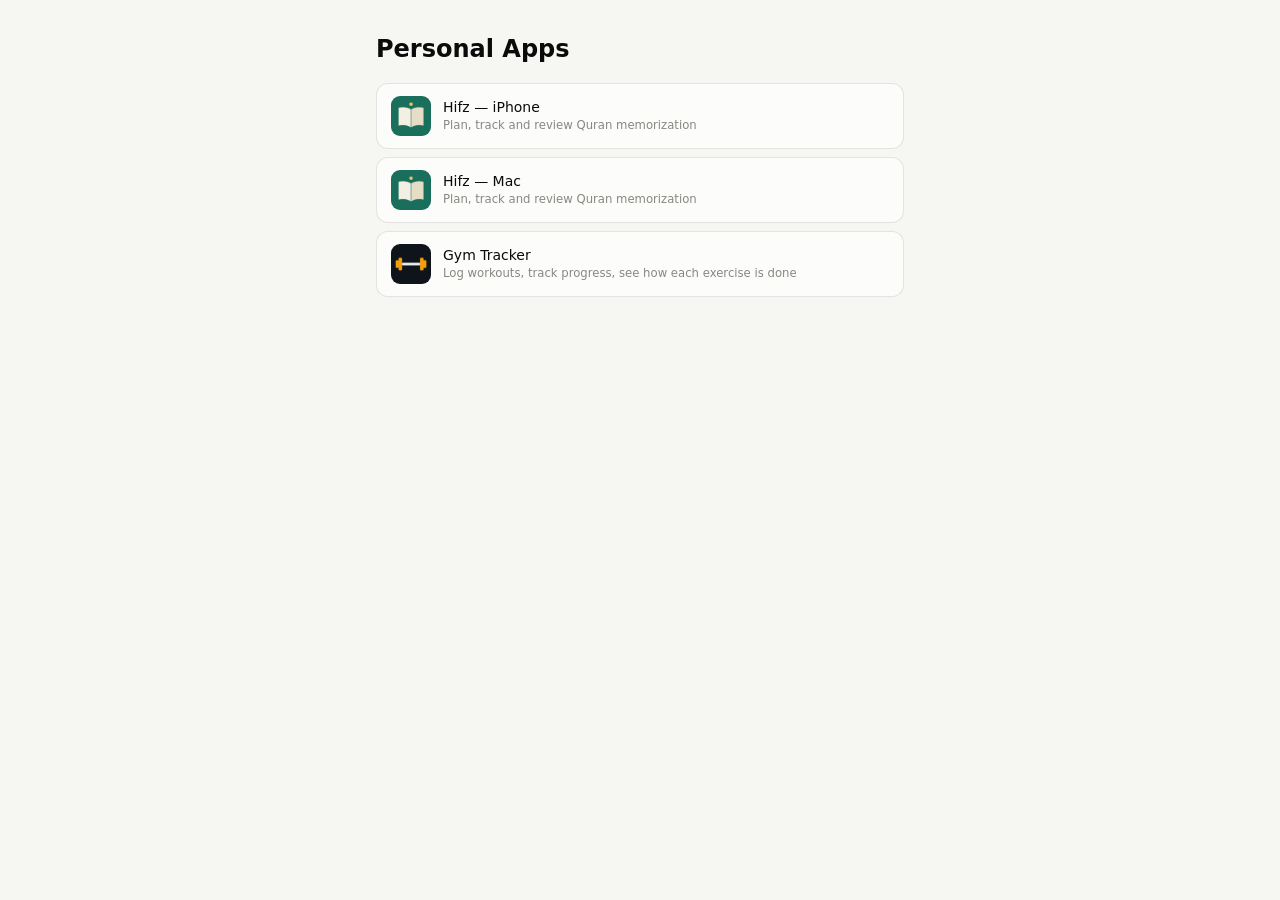
<file: index.html>
<!doctype html>
<html lang="en">
<head>
  <meta charset="utf-8">
  <meta name="viewport" content="width=device-width, initial-scale=1, viewport-fit=cover">
  <title>Personal Apps</title>
  <link rel="stylesheet" href="shared/base.css">
  <style>
    main { max-width: 560px; margin: 0 auto; padding: 32px 16px; }
    h1 { font-size: 24px; margin: 0 0 16px; }
    ul { list-style: none; padding: 0; margin: 0; display: grid; gap: 8px; }
    a { display: flex; gap: 12px; align-items: center; padding: 12px 14px; border-radius: 12px; background: var(--surface); border: 1px solid var(--border); color: inherit; text-decoration: none; }
    a:hover { background: var(--surface-2); }
    img { width: 40px; height: 40px; border-radius: 9px; }
    small { display: block; color: var(--muted); }
  </style>
</head>
<body>
  <main>
    <h1>Personal Apps</h1>
    <ul>
      <li><a href="apps/hifz-iphone/"><img src="apps/hifz-iphone/icons/icon-192.png" alt=""><span>Hifz — iPhone<small>Plan, track and review Quran memorization</small></span></a></li>
      <li><a href="apps/hifz-mac/"><img src="apps/hifz-mac/icons/icon-192.png" alt=""><span>Hifz — Mac<small>Plan, track and review Quran memorization</small></span></a></li>
      <li><a href="apps/gym-tracker/"><img src="apps/gym-tracker/icons/icon-192.png" alt=""><span>Gym Tracker<small>Log workouts, track progress, see how each exercise is done</small></span></a></li>
    </ul>
  </main>
</body>
</html>
</file>
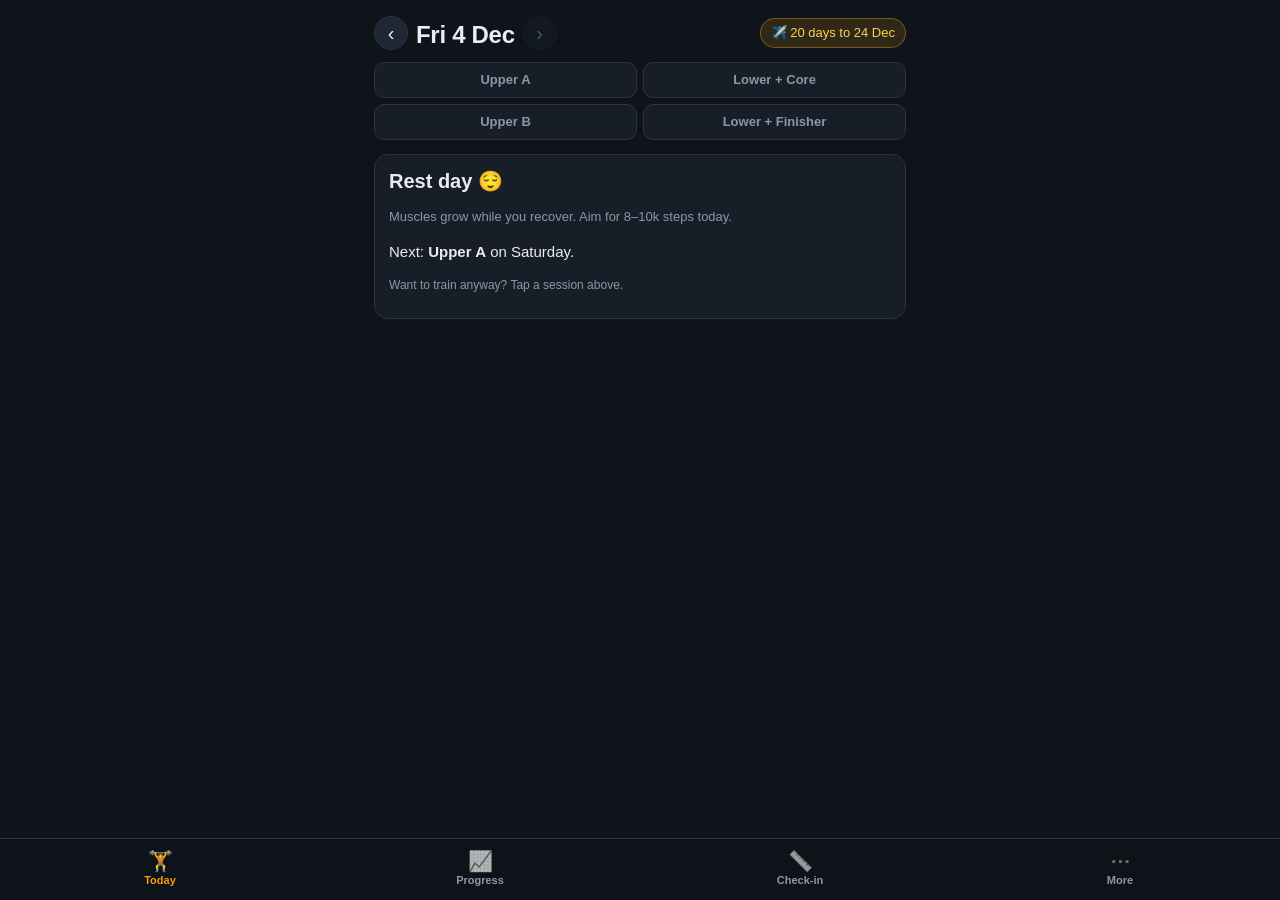
<file: apps/gym-tracker/index.html>
<!DOCTYPE html>
<html lang="en">
<head>
  <meta charset="utf-8">
  <meta http-equiv="Content-Security-Policy" content="default-src 'self'; script-src 'self'; style-src 'self' 'unsafe-inline'; img-src 'self' data: blob:; connect-src 'self'; worker-src 'self'; manifest-src 'self'; object-src 'none'; base-uri 'self'; form-action 'none'">
  <meta name="viewport" content="width=device-width, initial-scale=1, viewport-fit=cover">
  <title>Gym Tracker</title>
  <meta name="theme-color" content="#0f141b">
  <meta name="apple-mobile-web-app-capable" content="yes">
  <meta name="mobile-web-app-capable" content="yes">
  <meta name="apple-mobile-web-app-status-bar-style" content="black-translucent">
  <meta name="apple-mobile-web-app-title" content="Gym">
  <link rel="manifest" href="manifest.json">
  <link rel="apple-touch-icon" href="icons/icon-180.png">
  <link rel="icon" type="image/png" href="icons/icon-192.png">
  <link rel="stylesheet" href="../../shared/base.css">
  <link rel="stylesheet" href="styles.css">
  <link rel="stylesheet" href="anim.css">
</head>
<body>
  <main id="main" aria-live="polite"></main>

  <div id="rest" class="rest hidden" role="status">
    <div class="rest-label">Rest</div>
    <div class="rest-time" id="restTime">1:30</div>
    <button class="btn small ghost" data-action="rest-add">+15s</button>
    <button class="btn small" data-action="rest-skip">Skip</button>
  </div>

  <nav class="tabs" id="tabs">
    <button data-tab="today" class="active"><span class="ti">🏋️</span>Today</button>
    <button data-tab="progress"><span class="ti">📈</span>Progress</button>
    <button data-tab="checkin"><span class="ti">📏</span>Check-in</button>
    <button data-tab="more"><span class="ti">⋯</span>More</button>
  </nav>

  <div id="sheet" class="sheet hidden" aria-modal="true" role="dialog">
    <div class="sheet-backdrop" data-action="sheet-close"></div>
    <div class="sheet-card">
      <div class="sheet-head">
        <div>
          <div class="sheet-title" id="sheetTitle"></div>
          <div class="muted" id="sheetSub"></div>
        </div>
        <button class="icon-btn" data-action="sheet-close" aria-label="Close">✕</button>
      </div>
      <div class="anim-box"><svg class="anim" id="sheetAnim" viewBox="0 0 240 170"></svg></div>
      <ul class="tips" id="sheetTips"></ul>
    </div>
  </div>

  <div id="toast" class="toast hidden"></div>

  <script src="plan.js"></script>
  <script src="anim.js"></script>
  <script type="module" src="app.js"></script>
</body>
</html>
</file>
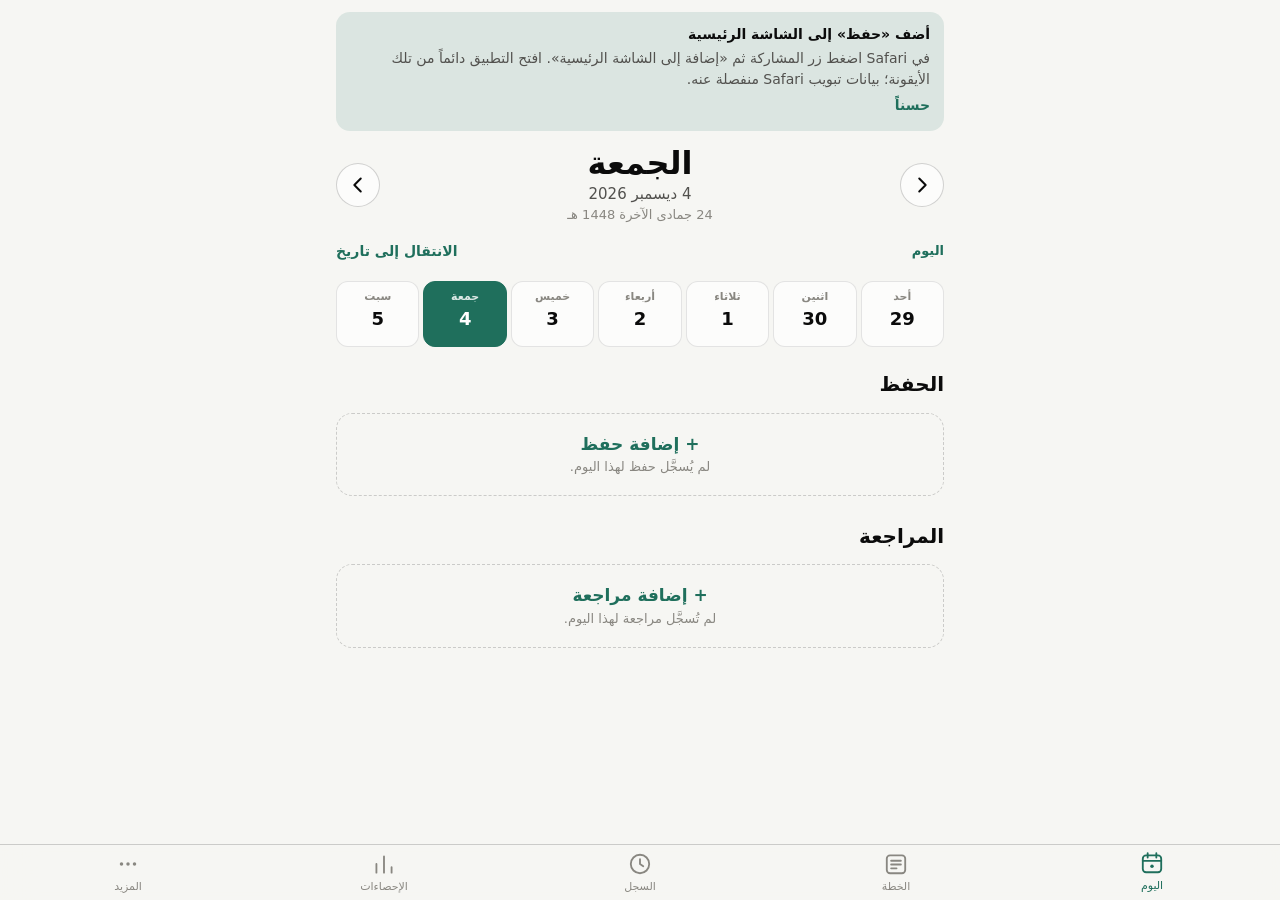
<file: apps/hifz-iphone/index.html>
<!doctype html>
<html lang="ar" dir="rtl">
<head>
  <meta charset="utf-8">
  <meta name="viewport" content="width=device-width, initial-scale=1, viewport-fit=cover">
  <title>حفظ</title>
  <meta name="description" content="Plan, track and review Quran memorization.">
  <meta name="theme-color" content="#f6f6f3" media="(prefers-color-scheme: light)">
  <meta name="theme-color" content="#111111" media="(prefers-color-scheme: dark)">
  <meta name="apple-mobile-web-app-capable" content="yes">
  <meta name="mobile-web-app-capable" content="yes">
  <meta name="apple-mobile-web-app-status-bar-style" content="black-translucent">
  <meta name="apple-mobile-web-app-title" content="حفظ">
  <meta name="format-detection" content="telephone=no">
  <link rel="manifest" href="manifest.json">
  <link rel="icon" href="icons/icon-192.png">
  <link rel="apple-touch-icon" href="icons/icon-180.png">
  <link rel="stylesheet" href="../../shared/base.css">
  <link rel="stylesheet" href="styles.css">
</head>
<body>
  <div class="status-backdrop" aria-hidden="true"></div>
  <main id="view"></main>
  <nav class="tabbar" id="tabbar">
    <a href="#day" data-view="day">
      <svg viewBox="0 0 24 24" aria-hidden="true"><rect x="3.5" y="5" width="17" height="15.5" rx="3"/><path d="M3.5 10h17M8 3v4M16 3v4"/><circle cx="12" cy="15" r="1.6" class="fill"/></svg>
      <span data-i18n="nav.day"></span><b class="tab-badge" id="badge-today"></b>
    </a>
    <a href="#plan" data-view="plan">
      <svg viewBox="0 0 24 24" aria-hidden="true"><rect x="3.5" y="4" width="17" height="16.5" rx="3"/><path d="M7.5 9h9M7.5 12.5h9M7.5 16h5"/></svg>
      <span data-i18n="nav.plan"></span>
    </a>
    <a href="#history" data-view="history">
      <svg viewBox="0 0 24 24" aria-hidden="true"><circle cx="12" cy="12" r="8.5"/><path d="M12 7.5V12l3 2"/></svg>
      <span data-i18n="nav.history"></span>
    </a>
    <a href="#insights" data-view="insights">
      <svg viewBox="0 0 24 24" aria-hidden="true"><path d="M5 20V12M12 20V5M19 20v-5"/></svg>
      <span data-i18n="nav.insights"></span>
    </a>
    <a href="#more" data-view="more">
      <svg viewBox="0 0 24 24" aria-hidden="true"><circle cx="6" cy="12" r="1.6" class="fill"/><circle cx="12" cy="12" r="1.6" class="fill"/><circle cx="18" cy="12" r="1.6" class="fill"/></svg>
      <span data-i18n="nav.more"></span>
    </a>
  </nav>
  <dialog id="sheet"></dialog>
  <div id="tip" role="tooltip" hidden></div>
  <div id="toast" role="status" aria-live="polite"></div>
  <script type="module" src="app.js"></script>
</body>
</html>
</file>
<file: shared/base.css>
/* Shared base styles for personal apps. Apps add their own styles.css on top. */
:root {
  color-scheme: light dark;
  --bg: #f6f6f3;
  --surface: #fcfcfb;
  --surface-2: #f0efeb;
  --border: rgba(11, 11, 11, 0.1);
  --border-strong: rgba(11, 11, 11, 0.18);
  --text: #0b0b0b;
  --text-2: #52514e;
  --muted: #898781;
  --accent: #1f6f5c;
  --accent-ink: #ffffff;
  --accent-soft: rgba(31, 111, 92, 0.12);
  --danger: #c23434;
  --shadow: 0 1px 2px rgba(0, 0, 0, 0.06), 0 4px 16px rgba(0, 0, 0, 0.06);
  --radius: 10px;
  --font: -apple-system, BlinkMacSystemFont, "SF Pro Text", system-ui, "Segoe UI", sans-serif;
  --font-ar: "Geeza Pro", "SF Arabic", "Noto Naskh Arabic", "Arabic UI Text", serif;
}

@media (prefers-color-scheme: dark) {
  :root {
    --bg: #111111;
    --surface: #1a1a19;
    --surface-2: #242423;
    --border: rgba(255, 255, 255, 0.1);
    --border-strong: rgba(255, 255, 255, 0.18);
    --text: #f0efec;
    --text-2: #c3c2b7;
    --muted: #8f8d86;
    --accent: #3fae8f;
    --accent-ink: #0b1a15;
    --accent-soft: rgba(63, 174, 143, 0.16);
    --danger: #e66767;
    --shadow: 0 1px 2px rgba(0, 0, 0, 0.4), 0 4px 16px rgba(0, 0, 0, 0.3);
  }
}

*, *::before, *::after { box-sizing: border-box; }

html, body { margin: 0; }

body {
  background: var(--bg);
  color: var(--text);
  font: 14px/1.45 var(--font);
  -webkit-font-smoothing: antialiased;
  padding: env(safe-area-inset-top) env(safe-area-inset-right) env(safe-area-inset-bottom) env(safe-area-inset-left);
}

button, input, select, textarea { font: inherit; color: inherit; }

button {
  cursor: pointer;
  border: 1px solid var(--border-strong);
  background: var(--surface);
  border-radius: 8px;
  padding: 6px 12px;
}
button:disabled { opacity: 0.45; cursor: default; }
button.primary { background: var(--accent); border-color: transparent; color: var(--accent-ink); font-weight: 600; }
button.ghost { background: transparent; border-color: transparent; }
button.danger { color: var(--danger); }
/* Hover only where there is a real pointer; on iPhone it would stick after a tap. */
@media (hover: hover) {
  button:hover { background: var(--surface-2); }
  button.primary:hover { filter: brightness(1.06); }
  button.ghost:hover { background: var(--surface-2); }
}

input, select, textarea {
  background: var(--surface);
  border: 1px solid var(--border-strong);
  border-radius: 8px;
  padding: 6px 8px;
}
input:focus-visible, select:focus-visible, textarea:focus-visible, button:focus-visible {
  outline: 2px solid var(--accent);
  outline-offset: 1px;
}

.ar { font-family: var(--font-ar); direction: rtl; unicode-bidi: isolate; }
.muted { color: var(--muted); }
.num { font-variant-numeric: tabular-nums; }
.hidden { display: none !important; }
</file>
<file: apps/gym-tracker/styles.css>
:root {
  color-scheme: dark;
  --bg: #0f141b;
  --card: #171e28;
  --card2: #1e2733;
  --line: #2a3442;
  --text: #e8edf3;
  --muted: #8b97a8;
  --accent: #f59e0b;
  --accent-ink: #1a1203;
  --good: #34d399;
  --bad: #f87171;
  --radius: 14px;
  --tabs-h: 62px;
  --safe-b: env(safe-area-inset-bottom, 0px);
  --safe-t: env(safe-area-inset-top, 0px);
}
* { box-sizing: border-box; -webkit-tap-highlight-color: transparent; }
html, body { margin: 0; background: var(--bg); color: var(--text); }
body {
  font: 15px/1.4 -apple-system, BlinkMacSystemFont, "SF Pro Text", "Segoe UI", Roboto, sans-serif;
  padding-top: var(--safe-t);
}
main { max-width: 560px; margin: 0 auto; padding: 12px 14px calc(var(--tabs-h) + var(--safe-b) + 90px); }
h1 { font-size: 24px; margin: 6px 0 2px; letter-spacing: -.3px; }
h2 { font-size: 17px; margin: 22px 0 8px; }
.muted { color: var(--muted); font-size: 13px; }
.small { font-size: 12px; }
.hidden { display: none !important; }
.row { display: flex; align-items: center; gap: 8px; }
.between { justify-content: space-between; }
.wrap { flex-wrap: wrap; }

.card { background: var(--card); border: 1px solid var(--line); border-radius: var(--radius); padding: 12px 14px; margin: 10px 0; }
.card.done { border-color: #23533f; }

.chip { display: inline-flex; align-items: center; gap: 6px; padding: 5px 10px; border-radius: 999px; background: var(--card2); border: 1px solid var(--line); color: var(--text); font-size: 13px; }
.chip.accent { background: rgba(245,158,11,.14); border-color: rgba(245,158,11,.4); color: #fcd34d; }
.chip.good { background: rgba(52,211,153,.12); border-color: rgba(52,211,153,.4); color: #6ee7b7; }

.pills { display: grid; grid-template-columns: 1fr 1fr; gap: 6px; padding: 8px 0 4px; }
.pill { padding: 8px 12px; border-radius: 10px; background: var(--card); border: 1px solid var(--line); color: var(--muted); font-size: 13px; font-weight: 600; }
.pill.active { background: var(--accent); border-color: var(--accent); color: var(--accent-ink); }
.pill .dot { display: inline-block; width: 6px; height: 6px; border-radius: 50%; background: var(--good); margin-left: 6px; vertical-align: middle; }

button { font: inherit; cursor: pointer; }
.btn { background: var(--accent); color: var(--accent-ink); border: 0; border-radius: 11px; padding: 11px 16px; font-weight: 700; }
.btn.ghost { background: transparent; color: var(--text); border: 1px solid var(--line); }
.btn.danger { background: transparent; color: var(--bad); border: 1px solid #5b2a2a; }
.btn.small { padding: 7px 11px; font-size: 13px; border-radius: 9px; }
.btn.block { display: block; width: 100%; }
.btn:disabled { opacity: .45; }
.icon-btn { background: var(--card2); color: var(--text); border: 1px solid var(--line); width: 34px; height: 34px; border-radius: 50%; }

/* Exercise card */
.ex-head { display: flex; justify-content: space-between; align-items: flex-start; gap: 8px; }
.ex-name { font-size: 16px; font-weight: 700; color: var(--text); background: none; border: 0; padding: 0; text-align: left; }
.ex-name .info { display: inline-flex; width: 18px; height: 18px; border-radius: 50%; border: 1px solid var(--muted); color: var(--muted); font-size: 11px; align-items: center; justify-content: center; margin-left: 6px; vertical-align: 2px; }
.ex-meta { color: var(--muted); font-size: 13px; margin-top: 2px; }
.ex-last { font-size: 12.5px; color: var(--muted); margin-top: 6px; }
.ex-last b { color: var(--text); font-weight: 600; }
.badge-up { flex: 0 0 auto; background: var(--accent); color: var(--accent-ink); font-weight: 800; font-size: 12px; padding: 4px 8px; border-radius: 8px; white-space: nowrap; }
.group-head { margin: 18px 2px -2px; color: #fcd34d; font-size: 13px; font-weight: 700; }

.sets { width: 100%; border-collapse: separate; border-spacing: 0 6px; margin-top: 6px; }
.sets th { color: var(--muted); font-size: 11px; font-weight: 600; text-align: center; text-transform: uppercase; letter-spacing: .5px; }
.sets td { text-align: center; }
.sets td.n { color: var(--muted); width: 34px; font-weight: 700; }
.sets input { width: 100%; max-width: 92px; background: var(--card2); border: 1px solid var(--line); color: var(--text); border-radius: 9px; padding: 9px 6px; font-size: 16px; text-align: center; }
.sets input:focus { outline: 2px solid rgba(245,158,11,.6); border-color: transparent; }
.sets tr.isdone input { background: rgba(52,211,153,.10); border-color: rgba(52,211,153,.35); }
.check { width: 44px; height: 40px; border-radius: 10px; border: 1px solid var(--line); background: var(--card2); color: var(--muted); font-size: 18px; font-weight: 800; }
.isdone .check, .check.on { background: var(--good); border-color: var(--good); color: #062a1d; }

.cardio-row { display: flex; align-items: center; gap: 10px; margin-top: 8px; }
.cardio-row input { width: 90px; background: var(--card2); border: 1px solid var(--line); color: var(--text); border-radius: 9px; padding: 9px 6px; font-size: 16px; text-align: center; }

/* Forms */
label.field { display: block; margin: 10px 0; }
label.field span { display: block; color: var(--muted); font-size: 13px; margin-bottom: 4px; }
label.field input, select { width: 100%; background: var(--card2); border: 1px solid var(--line); color: var(--text); border-radius: 10px; padding: 11px 12px; font-size: 16px; }
.switch { display: flex; align-items: center; justify-content: space-between; padding: 8px 0; }
.switch input { width: 22px; height: 22px; accent-color: var(--accent); }

/* Countdown / stats */
.big { font-size: 44px; font-weight: 800; letter-spacing: -1px; line-height: 1; }
.stat-grid { display: grid; grid-template-columns: 1fr 1fr; gap: 10px; }
.stat { background: var(--card); border: 1px solid var(--line); border-radius: var(--radius); padding: 12px; }
.stat .v { font-size: 24px; font-weight: 800; }
.bar { height: 8px; border-radius: 6px; background: var(--card2); overflow: hidden; margin-top: 8px; }
.bar > i { display: block; height: 100%; background: var(--good); border-radius: 6px; }
.spark { width: 110px; height: 34px; flex: 0 0 auto; }
.chart { width: 100%; height: 150px; display: block; }
.delta-up { color: var(--good); font-weight: 700; }
.delta-down { color: var(--good); font-weight: 700; }
.list-row { display: flex; justify-content: space-between; align-items: center; gap: 10px; padding: 10px 0; border-top: 1px solid var(--line); }
.list-row:first-child { border-top: 0; }
details.hist summary { list-style: none; cursor: pointer; }
details.hist summary::-webkit-details-marker { display: none; }
details.hist pre { white-space: pre-wrap; font: 12.5px/1.5 ui-monospace, Menlo, monospace; color: var(--muted); margin: 8px 0; }

.banner { background: rgba(245,158,11,.12); border: 1px solid rgba(245,158,11,.4); border-radius: var(--radius); padding: 12px 14px; margin: 10px 0; }
.banner.good { background: rgba(52,211,153,.10); border-color: rgba(52,211,153,.4); }

/* Rest timer */
.rest { position: fixed; left: 50%; transform: translateX(-50%); bottom: calc(var(--tabs-h) + var(--safe-b) + 10px); width: min(532px, calc(100% - 28px));
  background: #232d3a; border: 1px solid var(--line); border-radius: 16px; padding: 10px 12px; display: flex; align-items: center; gap: 10px; box-shadow: 0 10px 30px rgba(0,0,0,.45); z-index: 20; }
.rest-label { color: var(--muted); font-size: 13px; font-weight: 600; }
.rest-time { font-size: 26px; font-weight: 800; font-variant-numeric: tabular-nums; flex: 1; }
.rest.go { background: var(--good); color: #062a1d; }
.rest.go .rest-label { color: #062a1d; }

/* Tabs */
.tabs { position: fixed; bottom: 0; left: 0; right: 0; height: calc(var(--tabs-h) + var(--safe-b)); padding-bottom: var(--safe-b); background: rgba(15,20,27,.94); backdrop-filter: blur(12px); -webkit-backdrop-filter: blur(12px); border-top: 1px solid var(--line); display: flex; z-index: 30; }
.tabs button { flex: 1; background: none; border: 0; color: var(--muted); font-size: 11px; font-weight: 600; display: flex; flex-direction: column; align-items: center; justify-content: center; gap: 2px; }
.tabs button .ti { font-size: 20px; line-height: 1; filter: grayscale(1); opacity: .7; }
.tabs button.active { color: var(--accent); }
.tabs button.active .ti { filter: none; opacity: 1; }

/* Sheet */
.sheet { position: fixed; inset: 0; z-index: 50; }
.sheet-backdrop { position: absolute; inset: 0; background: rgba(0,0,0,.55); }
.sheet-card { position: absolute; left: 0; right: 0; bottom: 0; max-width: 560px; margin: 0 auto; background: var(--card); border-radius: 20px 20px 0 0; border: 1px solid var(--line); padding: 16px 16px calc(20px + var(--safe-b)); max-height: 92vh; overflow-y: auto; animation: up .22s ease-out; }
@keyframes up { from { transform: translateY(40px); opacity: 0; } to { transform: none; opacity: 1; } }
.sheet-head { display: flex; justify-content: space-between; align-items: flex-start; gap: 10px; }
.sheet-title { font-size: 19px; font-weight: 800; }
.anim-box { background: #121821; border: 1px solid var(--line); border-radius: 14px; margin: 12px 0; padding: 4px; }
.tips { margin: 0; padding-left: 20px; }
.tips li { margin: 6px 0; }

.toast { position: fixed; left: 50%; transform: translateX(-50%); top: calc(var(--safe-t) + 12px); background: #232d3a; border: 1px solid var(--line); padding: 10px 14px; border-radius: 12px; z-index: 60; box-shadow: 0 8px 24px rgba(0,0,0,.4); max-width: 90%; text-align: center; }

/* Day navigation on the Today tab */
.day-nav { display: flex; align-items: center; gap: 8px; }
.day-nav h1 { margin: 6px 0 2px; min-width: 0; }
.day-nav .icon-btn { font-size: 20px; line-height: 1; padding: 0; flex: 0 0 auto; }
.day-nav .icon-btn:disabled { opacity: .3; }
</file>
<file: apps/gym-tracker/anim.css>
/* Exercise animation styles */
.anim { width: 100%; height: auto; display: block; }
.anim polyline, .anim line { fill: none; stroke-linecap: round; stroke-linejoin: round; }
.a-ground { stroke: #2b3442; stroke-width: 2; }
.a-frame { stroke: #475163; stroke-width: 4; }
.a-pad { stroke: #5d6a7e; stroke-width: 9; }
.a-padfill { fill: #3a4454; }
.a-move { stroke: #f59e0b; stroke-width: 4; }
.a-movepad { stroke: #f59e0b; stroke-width: 9; opacity: .85; }
.a-cable { stroke: #9aa6b8; stroke-width: 1.4; }
.a-pulley { fill: #9aa6b8; }
.a-plate { fill: #2f3846; stroke: #1b212b; stroke-width: .6; }
.a-plate-on { fill: #f59e0b; stroke: #b45309; stroke-width: .6; }
.a-body { stroke: #eef1f5; stroke-width: 7; }
.a-torso { stroke-width: 12; }
.a-torsofill { fill: #eef1f5; }
.a-far { stroke: #8792a5; stroke-width: 6; }
.a-head { fill: #eef1f5; }
.a-grip { stroke: #f59e0b; stroke-width: 5; }
.a-bar { stroke: #cbd5e1; stroke-width: 4; }
.a-rope { stroke: #f59e0b; stroke-width: 3; }
.a-db { fill: #475569; stroke: #1e293b; stroke-width: 1; }
.a-db-in { fill: #94a3b8; }
.a-dbbar { stroke: #94a3b8; stroke-width: 3; }
.a-roller { fill: #f59e0b; }
.a-step { fill: #3a4454; }
.a-mat { fill: #1f6f63; }
.a-guide { stroke: #34d399; stroke-width: 1.5; stroke-dasharray: 4 4; }
.a-belt { stroke: #3a4454; stroke-width: 7; }
.a-wheel { fill: none; stroke: #475163; stroke-width: 4; }
.a-crank { stroke: #f59e0b; stroke-width: 3; }
</file>
<file: apps/hifz-iphone/styles.css>
/* Hifz — iPhone layout. Mobile-first, one-handed, safe-area aware. */
:root {
  --r4: #256abf;
  --r3: #86b6ef;
  --r2: #f0a07a;
  --r1: #d03b3b;
  --r-none: #e6e5e0;
  --hm0: #ebeae5;
  --hm1: #b7d3f6;
  --hm2: #6da7ec;
  --hm3: #2a78d6;
  --hm4: #184f95;
  --t-mem: #1f6f5c;
  --t-rev: #6250d6;
  --up: #006300;
  --down: #c23434;
  --bar-bg: rgba(246, 246, 243, 0.86);
  --tab-h: 56px;
  --gutter: 16px;
  --sat: env(safe-area-inset-top);
  --sab: env(safe-area-inset-bottom);
}
@media (prefers-color-scheme: dark) {
  :root {
    --r4: #5598e7;
    --r3: #2c5d97;
    --r2: #b8613c;
    --r1: #e66767;
    --r-none: #2c2c2a;
    --hm0: #242423;
    --hm1: #184f95;
    --hm2: #256abf;
    --hm3: #3987e5;
    --hm4: #86b6ef;
    --t-mem: #3fae8f;
    --t-rev: #9085e9;
    --up: #0ca30c;
    --down: #e66767;
    --bar-bg: rgba(17, 17, 17, 0.86);
  }
}

html { -webkit-text-size-adjust: 100%; }
html.sheet-open, html.sheet-open body { overflow: hidden; }
body {
  padding: 0;
  font-size: 16px;
  -webkit-tap-highlight-color: transparent;
  overscroll-behavior-y: none;
}
html[lang="ar"] body { font-family: "SF Arabic", -apple-system, system-ui, "Geeza Pro", sans-serif; }
html[lang="ar"] * { letter-spacing: 0 !important; text-transform: none !important; }
button, a, input, select, label { touch-action: manipulation; }
button:active:not(:disabled), .tabbar a:active { opacity: 0.6; }
button { min-height: 40px; border-radius: 10px; }
input, select, textarea { font-size: 16px; min-height: 44px; border-radius: 10px; } /* 16px stops iOS zoom */
input[type="checkbox"] { min-height: 0; width: 20px; height: 20px; accent-color: var(--accent); }
h1 { font-size: 30px; margin: 0; letter-spacing: -0.01em; }
h2 { font-size: 17px; margin: 0; }
p { margin: 0 0 8px; }
.hint { font-size: 13px; color: var(--muted); margin: 6px 0 0; }
.link { background: none; border: 0; color: var(--accent); padding: 8px 4px; min-height: 40px; }
.link.strong { font-weight: 600; }
.link:disabled { color: var(--muted); }

.status-backdrop {
  position: fixed; inset: 0 0 auto 0; height: var(--sat); z-index: 30;
  background: var(--bar-bg); -webkit-backdrop-filter: blur(16px); backdrop-filter: blur(16px);
}

main {
  padding: calc(var(--sat) + 12px) var(--gutter) calc(var(--tab-h) + var(--sab) + 28px);
  max-width: 640px; margin: 0 auto;
}
main.slide-next { animation: slide-next 0.22s ease-out; }
main.slide-prev { animation: slide-prev 0.22s ease-out; }
@keyframes slide-next { from { opacity: 0.3; transform: translateX(calc(var(--dir, 1) * 28px)); } }
@keyframes slide-prev { from { opacity: 0.3; transform: translateX(calc(var(--dir, 1) * -28px)); } }
html[dir="rtl"] main { --dir: -1; }

/* ---------- tab bar ---------- */
.tabbar {
  position: fixed; inset: auto 0 0 0; z-index: 20;
  display: grid; grid-template-columns: repeat(5, 1fr);
  height: calc(var(--tab-h) + var(--sab)); padding-bottom: var(--sab);
  background: var(--bar-bg); -webkit-backdrop-filter: blur(16px); backdrop-filter: blur(16px);
  border-top: 0.5px solid var(--border-strong);
}
.tabbar a {
  position: relative; display: flex; flex-direction: column; align-items: center; justify-content: center; gap: 2px;
  color: var(--muted); text-decoration: none; font-size: 10.5px; font-weight: 500;
}
html[lang="ar"] .tabbar a { font-size: 11px; }
.tabbar a.active { color: var(--accent); }
.tabbar svg { width: 26px; height: 26px; fill: none; stroke: currentColor; stroke-width: 1.7; stroke-linecap: round; stroke-linejoin: round; }
.tabbar svg .fill { fill: currentColor; stroke: none; }
.tab-badge:not(:empty) {
  position: absolute; top: 4px; inset-inline-start: calc(50% + 6px);
  min-width: 18px; height: 18px; padding: 0 5px; border-radius: 9px;
  background: var(--danger); color: #fff; font-size: 11px; font-weight: 700; line-height: 18px; text-align: center;
}

/* ---------- shared bits ---------- */
.page-head { margin: 6px 0 14px; }
.page-head p { font-size: 14px; margin-top: 4px; }
.panel { background: var(--surface); border: 1px solid var(--border); border-radius: 14px; padding: 14px; margin-bottom: 14px; }
.panel > header { display: flex; align-items: baseline; flex-wrap: wrap; gap: 4px 10px; margin-bottom: 10px; }
.panel > header .muted { font-size: 12.5px; }
.panel > header .seg { margin-inline-start: auto; }
.empty { color: var(--muted); padding: 16px; border: 1px dashed var(--border-strong); border-radius: 12px; text-align: center; font-size: 14px; }
.empty.big { padding: 28px 16px; margin: 12px 0; }
.empty a { color: var(--accent); }
.icon-btn { width: 44px; height: 44px; padding: 0; display: grid; place-items: center; border-radius: 22px; background: var(--surface); flex: none; }
.chev { width: 22px; height: 22px; fill: none; stroke: currentColor; stroke-width: 2.2; stroke-linecap: round; stroke-linejoin: round; }
.chev.next { transform: scaleX(-1); }
html[dir="rtl"] .chev { transform: scaleX(-1); }
html[dir="rtl"] .chev.next { transform: none; }
.pill-btn { min-height: 32px; padding: 4px 14px; border-radius: 16px; font-size: 14px; font-weight: 600; color: var(--accent); background: var(--accent-soft); border-color: transparent; }

.seg { display: flex; background: var(--surface-2); border-radius: 10px; padding: 2px; gap: 2px; }
.seg button { flex: 1; border: 0; background: transparent; min-height: 36px; padding: 4px 10px; border-radius: 8px; font-weight: 500; font-size: 15px; }
.seg button[aria-pressed="true"] { background: var(--surface); box-shadow: var(--shadow); font-weight: 600; }
.seg.small button { min-height: 32px; font-size: 13.5px; padding: 3px 10px; }
.seg.full { width: 100%; }

.r4 { --rc: var(--r4); } .r3 { --rc: var(--r3); } .r2 { --rc: var(--r2); } .r1 { --rc: var(--r1); }
.pill { display: inline-flex; align-items: center; gap: 5px; padding: 2px 9px 2px 7px; border-radius: 20px; background: var(--surface-2); font-size: 12.5px; font-weight: 600; white-space: nowrap; }
.pill i, .rb i, .chip i { width: 9px; height: 9px; border-radius: 50%; background: var(--rc); flex: none; }
.badge { font-size: 12px; font-weight: 600; padding: 2px 8px; border-radius: 6px; white-space: nowrap; background: var(--surface-2); color: var(--text-2); }
.badge.st-today { background: var(--accent-soft); color: var(--accent); }
.badge.st-missed { color: var(--down); }
.badge.st-done { color: var(--up); }

/* rating buttons: four equal, thumb-sized */
.rate { display: grid; grid-template-columns: repeat(4, minmax(0, 1fr)); gap: 6px; }
.rate:not(.wrap) .rb { flex-direction: column; gap: 3px; min-height: 50px; padding: 4px 2px; }
.rate.wrap { display: flex; flex-wrap: wrap; }
.rb {
  display: flex; align-items: center; justify-content: center; gap: 6px;
  min-height: 44px; min-width: 0; padding: 4px 4px; font-size: 14px; border-radius: 12px; white-space: nowrap; overflow: hidden;
  background: var(--surface); border: 1px solid var(--border-strong);
}
.rb[aria-pressed="true"] { background: color-mix(in srgb, var(--rc, var(--text-2)) 24%, var(--surface)); border-color: var(--rc, var(--text-2)); font-weight: 700; }
.rate.wrap .rb { flex: 1 1 auto; padding: 4px 12px; }

/* ---------- Day ---------- */
.banner { background: var(--accent-soft); border-radius: 14px; padding: 12px 14px; margin-bottom: 14px; font-size: 14px; }
.banner p { margin: 4px 0 2px; color: var(--text-2); }
.banner .link { padding: 4px 0; min-height: 0; }
.day-head { display: flex; align-items: center; justify-content: space-between; gap: 8px; }
.dh-center { text-align: center; flex: 1; min-width: 0; }
.day-wd { font-size: 32px; font-weight: 800; letter-spacing: -0.02em; line-height: 1.15; }
.day-date { font-size: 15px; color: var(--text-2); margin-top: 2px; }
.day-hijri { font-size: 13px; color: var(--muted); }
.day-sub { display: flex; align-items: center; justify-content: space-between; gap: 10px; margin: 10px 0 12px; min-height: 34px; }
.day-sub .muted { font-size: 14px; flex: 1; }
.today-tag { font-size: 13px; font-weight: 700; color: var(--accent); text-transform: uppercase; letter-spacing: 0.04em; }
.date-jump { position: relative; font-size: 14px; color: var(--accent); font-weight: 600; padding: 6px 0; }
.date-jump input { position: absolute; inset: 0; opacity: 0; min-height: 0; width: 100%; }

.week-strip { display: grid; grid-template-columns: repeat(7, 1fr); gap: 4px; margin-bottom: 18px; }
.ws-day { display: flex; flex-direction: column; align-items: center; gap: 1px; padding: 7px 0 6px; min-height: 64px; border-radius: 12px; background: var(--surface); border: 1px solid var(--border); }
.ws-day.sel { background: var(--accent); border-color: var(--accent); color: var(--accent-ink); }
.ws-day.sel .ws-wd { color: inherit; opacity: 0.85; }
.ws-day.is-today:not(.sel) .ws-n { color: var(--accent); }
.ws-wd { font-size: 11px; color: var(--muted); font-weight: 600; white-space: nowrap; }
.ws-n { font-size: 18px; font-weight: 700; }
.ws-dots { display: flex; gap: 3px; min-height: 7px; }
.dot { width: 6px; height: 6px; border-radius: 50%; background: var(--rc, var(--border-strong)); }
.ws-day.sel .dot { box-shadow: 0 0 0 1px var(--accent-ink); }
.dot.st-today, .dot.st-planned { background: transparent; box-shadow: inset 0 0 0 1.5px currentColor; opacity: 0.6; }
.dot.st-missed { background: transparent; box-shadow: inset 0 0 0 1.5px var(--down); }

.day-sec { margin-bottom: 20px; }
.sec-head { display: flex; align-items: center; justify-content: space-between; margin-bottom: 8px; min-height: 40px; }
.sec-head h2 { font-size: 20px; }
.card { background: var(--surface); border: 1px solid var(--border); border-radius: 16px; padding: 4px 12px 12px; margin-bottom: 10px; }
.session { border-inline-start: 4px solid var(--t-mem); }
.session.t-review { border-inline-start-color: var(--t-rev); }
.session.st-missed { border-style: dashed; border-inline-start-style: solid; }
.sc-main { display: flex; flex-direction: column; align-items: stretch; gap: 2px; width: 100%; border: 0; background: transparent; padding: 10px 0 12px; text-align: start; border-radius: 0; }
.sc-top { display: flex; justify-content: space-between; align-items: flex-start; gap: 10px; }
.sc-range { font-size: 20px; font-weight: 700; line-height: 1.3; }
.sc-meta { font-size: 14px; color: var(--muted); }
.sc-note { font-size: 14px; color: var(--text-2); white-space: pre-wrap; margin-top: 4px; }
.add-big {
  width: 100%; display: flex; flex-direction: column; align-items: center; gap: 2px;
  padding: 18px 12px; border: 1.5px dashed var(--border-strong); border-radius: 16px; background: transparent;
}
.add-big span { font-size: 17px; font-weight: 700; color: var(--accent); }
.add-big small { font-size: 13px; color: var(--muted); }

/* ---------- sheet ---------- */
dialog#sheet {
  position: fixed; inset: auto 0 0 0; margin: 0 auto; padding: 0;
  width: 100%; max-width: 640px; max-height: calc(100dvh - var(--sat) - 24px);
  border: 0; border-radius: 18px 18px 0 0; background: var(--bg); color: var(--text);
  overflow-y: auto; overscroll-behavior: contain;
  box-shadow: 0 -10px 40px rgba(0, 0, 0, 0.25);
}
dialog#sheet[open] { animation: sheet-up 0.25s cubic-bezier(0.2, 0.8, 0.2, 1); }
@keyframes sheet-up { from { transform: translateY(40%); opacity: 0.4; } }
dialog#sheet::backdrop { background: rgba(0, 0, 0, 0.4); }
.sh-head {
  position: sticky; top: 0; z-index: 2;
  display: grid; grid-template-columns: 1fr auto 1fr; align-items: center;
  padding: 8px 12px; background: var(--bar-bg); -webkit-backdrop-filter: blur(16px); backdrop-filter: blur(16px);
  border-bottom: 0.5px solid var(--border-strong);
}
.sh-head::before { content: ""; position: absolute; top: 5px; left: 50%; width: 36px; height: 5px; margin-left: -18px; border-radius: 3px; background: var(--border-strong); }
.sh-head h2 { font-size: 17px; text-align: center; padding-top: 6px; }
.sh-head > :first-child { justify-self: start; }
.sh-head > :last-child { justify-self: end; }
.sh-body { padding: 14px var(--gutter) calc(var(--sab) + 24px); display: flex; flex-direction: column; gap: 16px; }
.group { display: flex; flex-direction: column; gap: 6px; }
.g-lbl { font-size: 13px; font-weight: 600; color: var(--text-2); }
.group > input, .group > select, .group > textarea { width: 100%; }
.date-row { display: flex; align-items: center; gap: 10px; }
.date-row input { flex: 1; }
.date-row .wd { font-size: 14px; color: var(--text-2); }
.inline { display: flex; align-items: center; gap: 8px; flex-wrap: wrap; }
.num-in { width: 86px; text-align: center; }
.check { display: flex; gap: 10px; align-items: center; font-size: 15px; }
.danger-row { width: 100%; min-height: 48px; margin-top: 8px; color: var(--danger); background: var(--surface); font-weight: 600; }
.danger-row.neutral { color: var(--accent); }
.warn { color: var(--danger); font-weight: 600; }
.hidden { display: none !important; }

.rp { display: flex; flex-direction: column; gap: 8px; }
.rp-row { display: flex; align-items: center; gap: 8px; }
.rp-row select { flex: 1; min-width: 0; }
.lbl { width: 30px; font-size: 13px; color: var(--muted); flex: none; }
.stepper { display: flex; align-items: center; border: 1px solid var(--border-strong); border-radius: 10px; background: var(--surface); flex: none; }
.stepper button { width: 36px; min-height: 42px; border: 0; background: transparent; font-size: 22px; line-height: 1; padding: 0; color: var(--accent); }
.stepper input { width: 48px; min-height: 42px; border: 0; padding: 0; text-align: center; background: transparent; -moz-appearance: textfield; }
.stepper input::-webkit-inner-spin-button, .stepper input::-webkit-outer-spin-button { -webkit-appearance: none; margin: 0; }
.rp-quick { display: flex; gap: 8px; }
.chip-btn { flex: 1; min-height: 38px; font-size: 14px; padding: 4px 10px; background: var(--surface-2); border-color: transparent; }
.rp-sum { font-size: 14px; color: var(--text-2); }
.rp-sum.err { color: var(--danger); }

.wd-boxes { display: grid; grid-template-columns: repeat(7, 1fr); gap: 4px; }
.wd-box { display: flex; flex-direction: column; align-items: center; gap: 4px; padding: 6px 0; font-size: 12px; border: 1px solid var(--border-strong); border-radius: 10px; background: var(--surface); }
.preview ol { list-style: none; margin: 0; padding: 0; font-size: 14px; background: var(--surface); border-radius: 12px; border: 1px solid var(--border); }
.preview li { display: grid; grid-template-columns: 1fr 1fr auto; gap: 8px; padding: 8px 12px; border-bottom: 1px solid var(--border); }
.preview li:last-child { border-bottom: 0; }

/* ---------- Plan ---------- */
.plan-nav { display: flex; align-items: center; gap: 8px; margin-bottom: 10px; }
.plan-range { position: relative; flex: 1; text-align: center; font-weight: 700; font-size: 16px; padding: 10px; background: var(--surface); border: 1px solid var(--border); border-radius: 12px; }
.plan-range input { position: absolute; inset: 0; opacity: 0; width: 100%; min-height: 0; }
.plan-actions { display: flex; gap: 8px; margin-bottom: 10px; }
.plan-actions button { flex: 1; min-height: 44px; font-weight: 600; }
.plan-summary { display: flex; flex-direction: column; gap: 2px; font-size: 14px; color: var(--text-2); padding: 10px 12px; background: var(--surface); border: 1px solid var(--border); border-radius: 12px; margin-bottom: 12px; }
.plan-list { background: var(--surface); border: 1px solid var(--border); border-radius: 14px; overflow: hidden; }
.pl-row { display: grid; grid-template-columns: 92px 1fr 48px; align-items: center; border-top: 1px solid var(--border); min-height: 56px; }
.pl-row:first-child { border-top: 0; }
.pl-row.week-start { border-top: 2px solid var(--border-strong); }
.pl-row.is-today { background: var(--accent-soft); }
.pl-row.fri .pl-day b { color: var(--accent); }
.pl-day { border: 0; border-radius: 0; background: transparent; text-align: start; display: flex; flex-direction: column; padding: 8px 12px; line-height: 1.25; min-height: 56px; justify-content: center; }
.pl-day b { font-size: 15px; }
.pl-day span { font-size: 12.5px; color: var(--muted); }
.pl-items { display: flex; flex-direction: column; gap: 4px; padding: 6px 0; min-width: 0; }
.chip { display: flex; align-items: center; gap: 6px; min-height: 34px; padding: 4px 10px; font-size: 14px; border-radius: 9px; background: var(--surface-2); border: 0; border-inline-start: 3px solid var(--t-mem); text-align: start; }
.chip.t-review { border-inline-start-color: var(--t-rev); }
.chip span:first-of-type { flex: 1; min-width: 0; overflow: hidden; text-overflow: ellipsis; white-space: nowrap; }
.chip-n { color: var(--muted); font-size: 12px; font-variant-numeric: tabular-nums; }
.pl-add { width: 36px; min-height: 36px; padding: 0; margin: 0 auto; border-radius: 18px; font-size: 22px; line-height: 1; color: var(--accent); background: var(--accent-soft); border: 0; }

/* ---------- History ---------- */
.search-bar { position: sticky; top: var(--sat); z-index: 10; background: var(--bg); margin: 0 calc(-1 * var(--gutter)); padding: 8px var(--gutter) 10px; display: flex; flex-direction: column; gap: 8px; }
.search-bar input { width: 100%; background: var(--surface-2); border-color: transparent; padding: 10px 14px; }
.search-tools { display: flex; gap: 8px; align-items: center; }
.search-tools .seg { flex: 1; }
.filter-btn { display: flex; align-items: center; gap: 6px; min-height: 36px; padding: 4px 12px; font-size: 14px; font-weight: 600; }
.filter-btn b { background: var(--accent); color: var(--accent-ink); border-radius: 10px; min-width: 20px; height: 20px; font-size: 12px; line-height: 20px; text-align: center; }
.hist-sum { display: flex; flex-wrap: wrap; gap: 8px; align-items: center; justify-content: space-between; font-size: 13.5px; color: var(--text-2); margin: 4px 0 6px; }
.hist-sum select { min-height: 36px; font-size: 14px; padding: 4px 8px; max-width: 50%; }
.month-h { font-size: 14px; font-weight: 700; color: var(--muted); margin: 18px 4px 8px; scroll-margin-top: calc(var(--sat) + 110px); }
.h-day { background: var(--surface); border: 1px solid var(--border); border-radius: 14px; margin-bottom: 8px; overflow: hidden; }
.h-day.is-today { border-color: var(--accent); }
.h-day-head { display: flex; align-items: baseline; gap: 8px; width: 100%; border: 0; border-radius: 0; background: var(--surface-2); padding: 8px 12px; min-height: 0; text-align: start; font-size: 14px; }
.h-day-head span { font-size: 13px; color: var(--text-2); }
.h-day-head .muted { margin-inline-start: auto; color: var(--muted); font-size: 12px; }
.h-row { display: flex; align-items: center; gap: 10px; width: 100%; border: 0; border-radius: 0; background: transparent; padding: 10px 12px; text-align: start; border-top: 1px solid var(--border); min-height: 52px; }
.h-rows .h-row:first-child { border-top: 0; }
.h-type { font-size: 12px; font-weight: 700; color: var(--t-mem); width: 52px; flex: none; }
.h-row.t-review .h-type { color: var(--t-rev); }
.h-main { flex: 1; min-width: 0; display: flex; flex-direction: column; }
.h-range { font-weight: 600; font-size: 15.5px; }
.h-note { font-size: 12.5px; color: var(--muted); white-space: nowrap; overflow: hidden; text-overflow: ellipsis; }
.h-end { display: flex; flex-direction: column; align-items: flex-end; gap: 2px; flex: none; }
.h-end .num { font-size: 12px; }
.more { width: 100%; margin-top: 8px; min-height: 48px; }

/* ---------- Insights ---------- */
.kpis { display: grid; grid-template-columns: 1fr 1fr; gap: 10px; margin-bottom: 14px; }
.kpi { background: var(--surface); border: 1px solid var(--border); border-radius: 14px; padding: 12px; }
.kpi.wide { grid-column: span 2; }
.kpi-l { font-size: 12.5px; color: var(--text-2); font-weight: 500; }
.kpi-v { font-size: 26px; font-weight: 800; margin: 2px 0; }
.kpi-v small { font-size: 13px; font-weight: 600; color: var(--text-2); }
.kpi-s { font-size: 12px; color: var(--muted); }
.up { color: var(--up); font-weight: 600; }
.down { color: var(--down); font-weight: 600; }
.meter { height: 6px; background: var(--surface-2); border-radius: 4px; margin-top: 8px; overflow: hidden; }
.meter span { display: block; height: 100%; background: var(--accent); min-width: 2px; }

.spots { list-style: none; margin: 0; padding: 0; }
.spots li button { width: 100%; display: grid; grid-template-columns: auto 1fr; grid-template-areas: "p r" "p w"; column-gap: 10px; align-items: center; border: 0; border-radius: 10px; background: transparent; text-align: start; padding: 8px 2px; }
.spots .pill { grid-area: p; }
.sp-range { grid-area: r; font-weight: 600; font-size: 15px; }
.sp-when { grid-area: w; font-size: 12.5px; }
.more-link { padding: 6px 2px 0; }

.tiles { display: grid; gap: 4px; }
.tiles.surah { grid-template-columns: repeat(10, 1fr); }
.tiles.juz { grid-template-columns: repeat(6, 1fr); }
.tile { position: relative; min-height: 34px; padding: 0; border-radius: 6px; background: var(--surface-2); border: 1px solid transparent; overflow: hidden; display: grid; place-items: center; }
.tiles.juz .tile { min-height: 44px; }
.tile.has { background: color-mix(in srgb, var(--rc) 22%, var(--surface)); border-color: color-mix(in srgb, var(--rc) 45%, transparent); }
.tile.sel { outline: 2px solid var(--text); outline-offset: 1px; }
.tile-n { font-size: 11.5px; font-weight: 600; font-variant-numeric: tabular-nums; }
.tile-bar { position: absolute; inset: auto 0 0 0; height: 3px; }
.tile-bar span { display: block; height: 100%; background: var(--rc, transparent); }
.tile-detail { margin-top: 10px; padding: 10px 12px; background: var(--surface-2); border-radius: 10px; font-size: 14px; }
.tile-detail .link { padding: 4px 0; min-height: 0; }
.tile-detail .ar { margin-inline-start: 6px; }

.legend { display: flex; flex-wrap: wrap; gap: 6px 12px; align-items: center; font-size: 12.5px; color: var(--text-2); margin-top: 10px; }
.legend > span { display: inline-flex; align-items: center; gap: 5px; }
.sw { width: 10px; height: 10px; border-radius: 3px; background: var(--rc); display: inline-block; }
.sw.none { background: var(--r-none); }

.dist-row { display: grid; grid-template-columns: 1fr auto; gap: 4px 8px; margin-bottom: 12px; font-size: 14px; }
.dist-bar { grid-column: span 2; display: flex; gap: 2px; height: 22px; }
.dist-bar span { background: var(--rc); min-width: 3px; }
.dist-bar span:first-child { border-start-start-radius: 5px; border-end-start-radius: 5px; }
.dist-bar span:last-child { border-start-end-radius: 5px; border-end-end-radius: 5px; }
.dist-bar .none { flex: 1; background: var(--surface-2); border-radius: 5px; }

.heatmap { --cell: 15px; display: flex; gap: 6px; justify-content: center; }
.hm-wd { display: grid; grid-template-rows: 14px repeat(7, var(--cell)); row-gap: 3px; font-size: 10px; color: var(--muted); }
.hm-wd span:first-child { grid-row: 2; }
.hm-months { display: grid; column-gap: 3px; height: 14px; font-size: 10px; color: var(--muted); white-space: nowrap; }
.hm-grid { display: grid; grid-template-rows: repeat(7, var(--cell)); grid-auto-flow: column; grid-auto-columns: var(--cell); gap: 3px; }
.hm-cell { width: var(--cell, 12px); height: var(--cell, 12px); border-radius: 3px; background: var(--hm0); display: inline-block; }
.hm-cell.l1 { background: var(--hm1); } .hm-cell.l2 { background: var(--hm2); } .hm-cell.l3 { background: var(--hm3); } .hm-cell.l4 { background: var(--hm4); }
.hm-cell.future { background: transparent; }
.legend .hm-cell { --cell: 12px; }

.wdbars { display: flex; flex-direction: column; gap: 8px; }
.wdbar { display: grid; grid-template-columns: 52px 1fr 30px 64px; gap: 8px; align-items: center; font-size: 13.5px; }
.wd-track { height: 12px; background: var(--surface-2); border-start-end-radius: 4px; border-end-end-radius: 4px; }
.wd-track span { display: block; height: 100%; background: var(--hm3); border-start-end-radius: 4px; border-end-end-radius: 4px; }
.wd-v { text-align: end; }
.wd-r { font-size: 12px; }

.mbars { display: grid; grid-template-columns: repeat(12, 1fr); gap: 4px; height: 120px; }
.mbar { display: flex; flex-direction: column; align-items: center; gap: 4px; min-width: 0; }
.mbar-col { flex: 1; width: 100%; display: flex; align-items: flex-end; border-bottom: 1px solid var(--border-strong); }
.mbar-col span { display: block; width: 100%; background: var(--hm3); border-radius: 4px 4px 0 0; }
.mbar-l { font-size: 10px; color: var(--muted); }
.mbars-foot { display: flex; justify-content: space-between; font-size: 11.5px; margin-top: 4px; }

/* ---------- More ---------- */
.banner-panel { background: var(--accent-soft); border-color: transparent; }
.last-exp { font-size: 14px; margin: 8px 0 12px; }
.big { width: 100%; min-height: 50px; font-size: 16px; }
.file-btn { display: grid; place-items: center; cursor: pointer; border: 1px solid var(--border-strong); border-radius: 10px; background: var(--surface); margin-top: 14px; font-weight: 600; }
.file-btn input { display: none; }
.result { margin-top: 12px; padding: 12px 14px; border-radius: 12px; background: var(--accent-soft); font-size: 14px; }
.result.err { background: color-mix(in srgb, var(--danger) 14%, transparent); }
.result ul { margin: 6px 0 0; padding-inline-start: 18px; }
.storage-status { margin-top: 12px; font-size: 13px; color: var(--text-2); }
.storage-status.ok { color: var(--up); }
.steps { margin: 0; padding-inline-start: 20px; line-height: 1.7; font-size: 14.5px; }

/* ---------- overlays ---------- */
#tip { position: fixed; left: 0; top: 0; z-index: 50; pointer-events: none; max-width: min(320px, calc(100vw - 16px)); padding: 7px 10px; border-radius: 9px; font-size: 13px; background: var(--text); color: var(--bg); box-shadow: var(--shadow); }
#toast {
  position: fixed; left: 50%; bottom: calc(var(--tab-h) + var(--sab) + 14px); z-index: 60;
  transform: translate(-50%, 16px); opacity: 0; transition: 0.2s; pointer-events: none;
  background: var(--text); color: var(--bg); padding: 10px 18px; border-radius: 12px; font-size: 14px; font-weight: 500; max-width: calc(100vw - 32px);
}
#toast.show { opacity: 1; transform: translate(-50%, 0); }

/* very narrow phones (iPhone SE / mini) */
@media (max-width: 360px) {
  .rb { font-size: 12.5px; gap: 4px; padding: 4px 3px; }
  .rb i { width: 7px; height: 7px; }
  .tiles.surah { grid-template-columns: repeat(8, 1fr); }
  .heatmap { --cell: 13px; }
}
</file>
